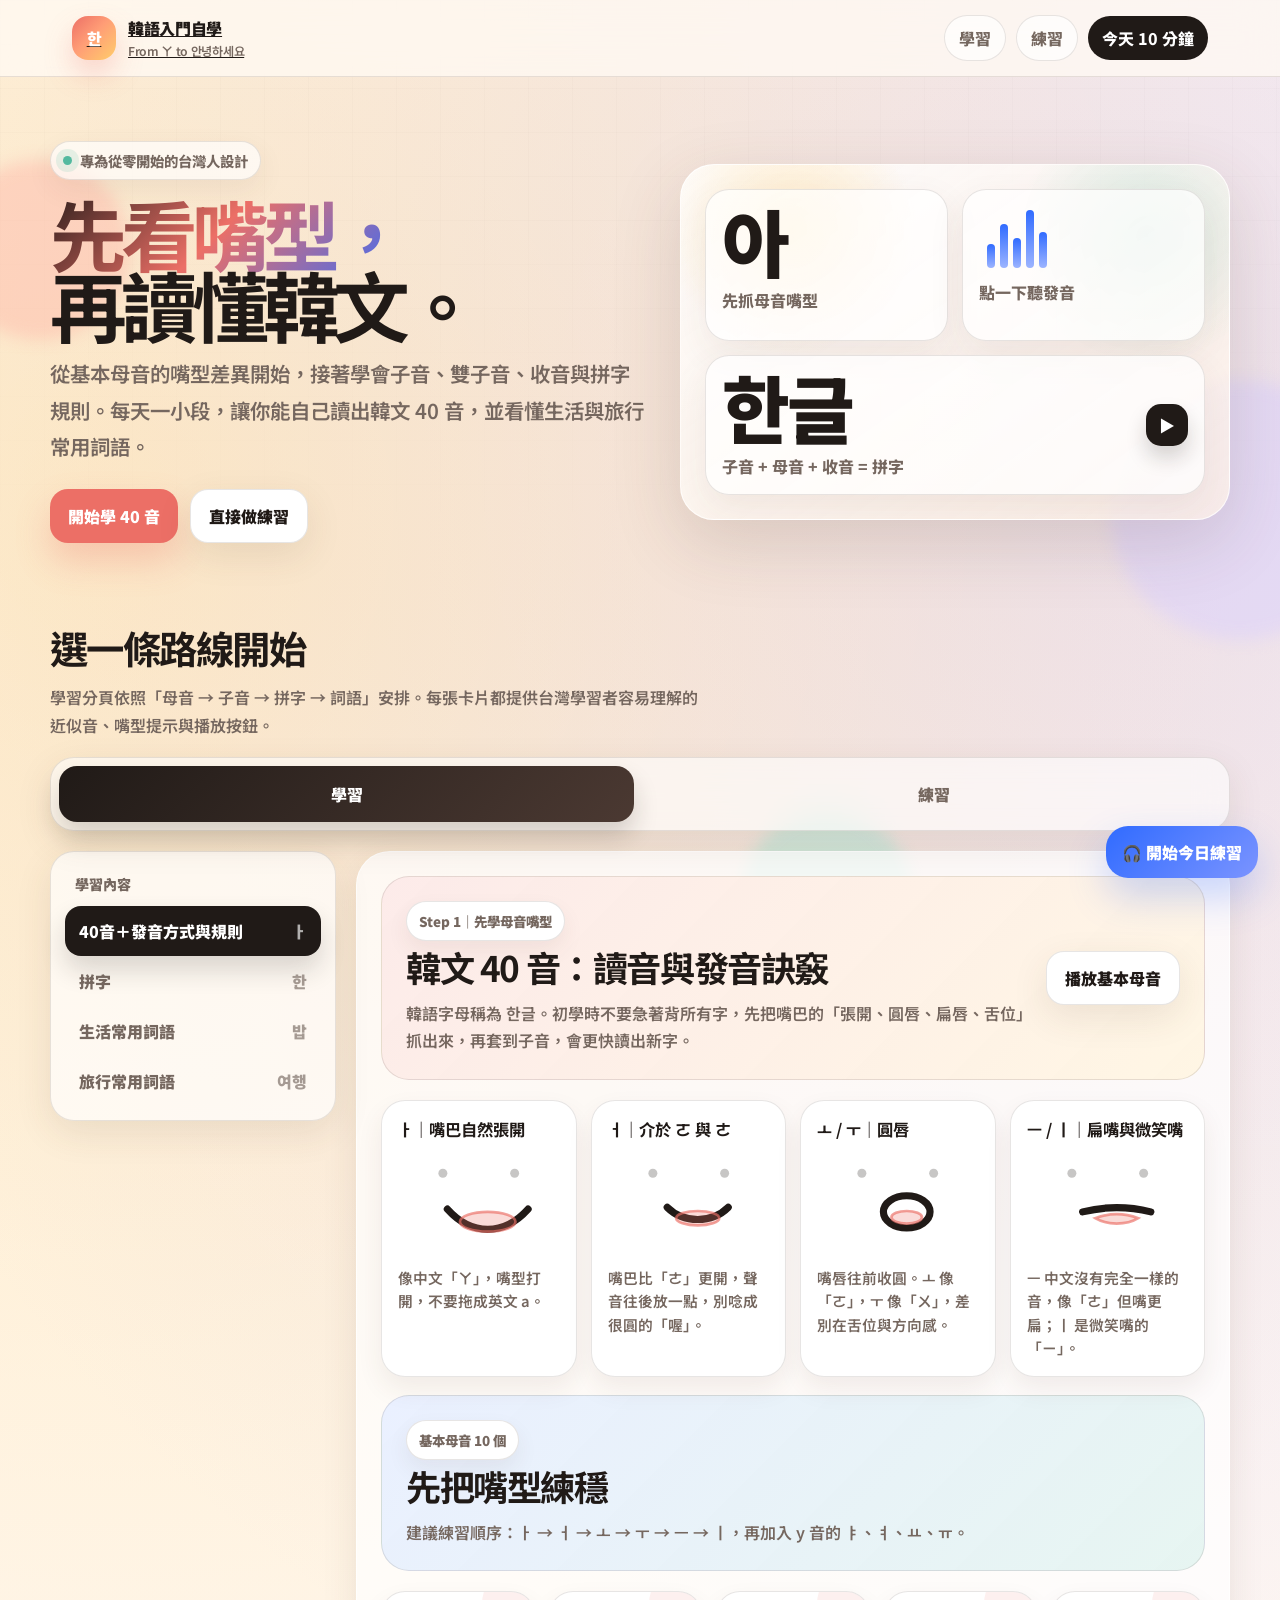
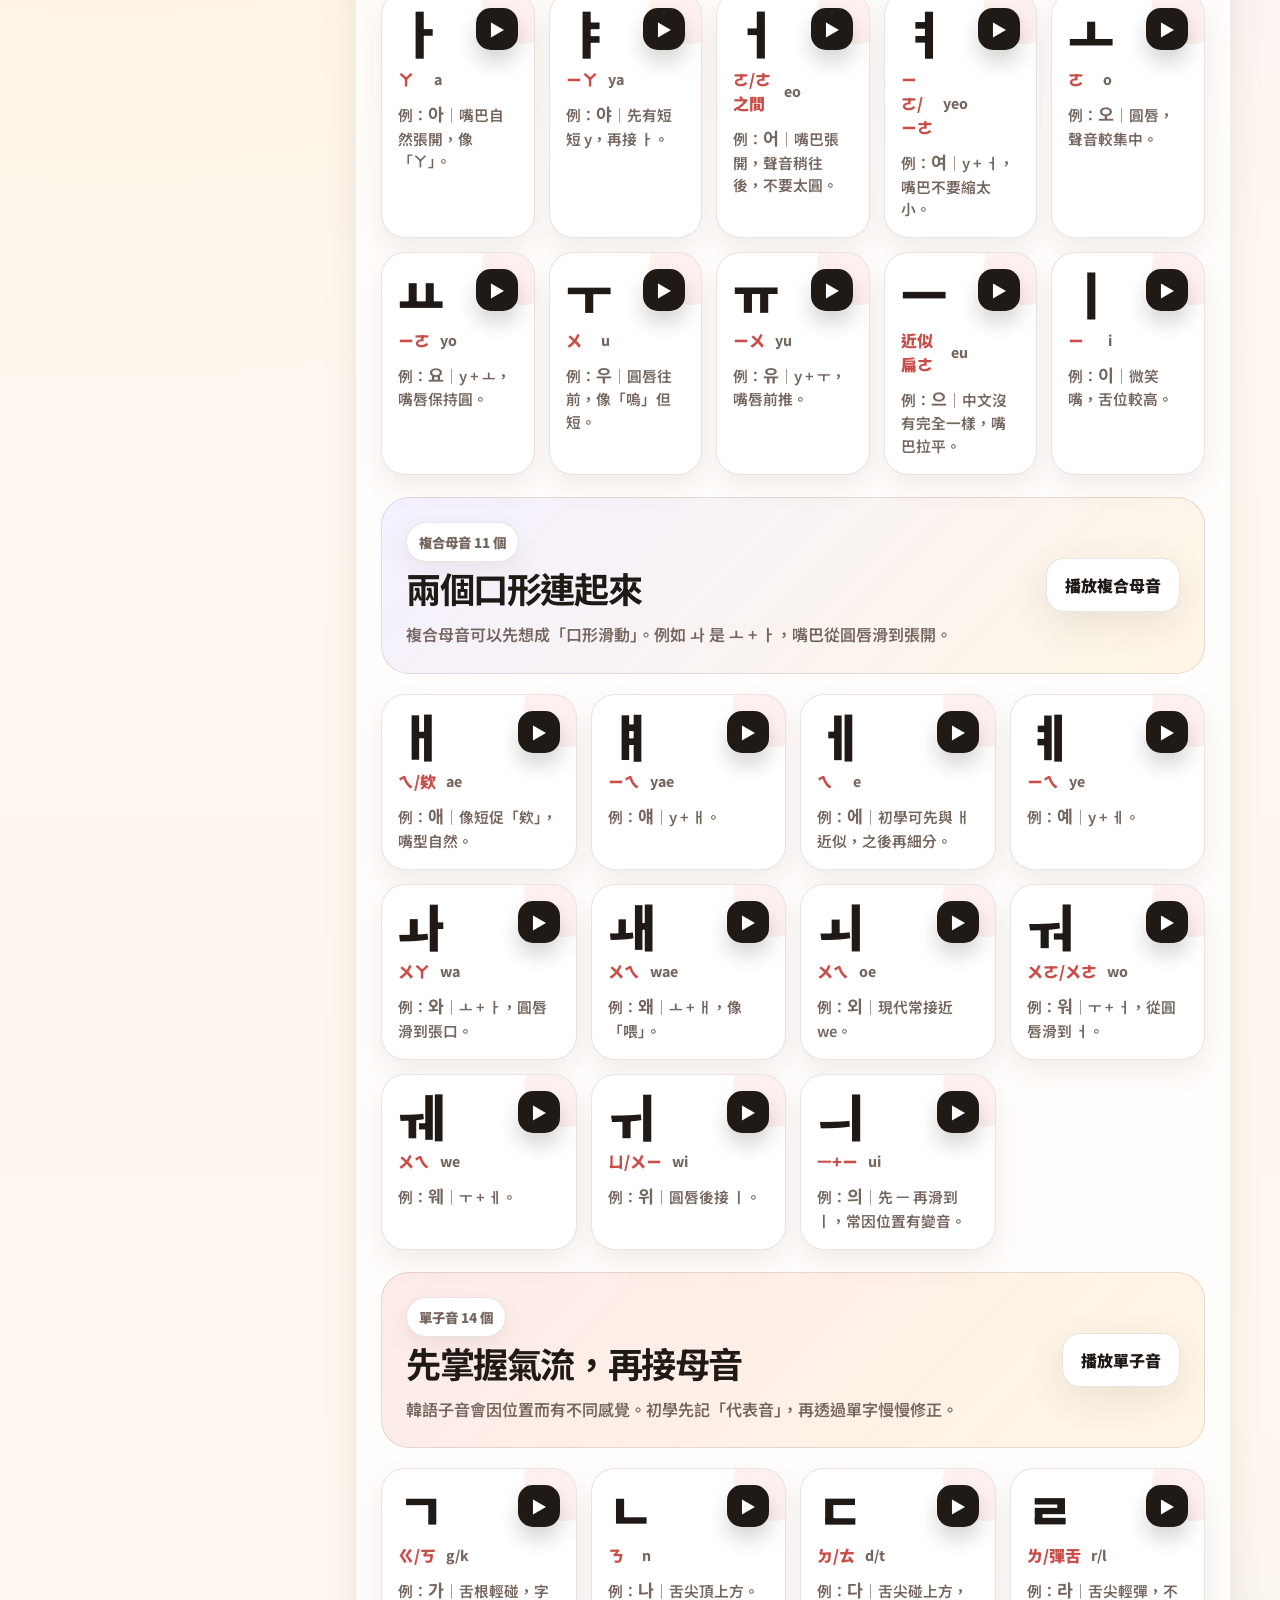
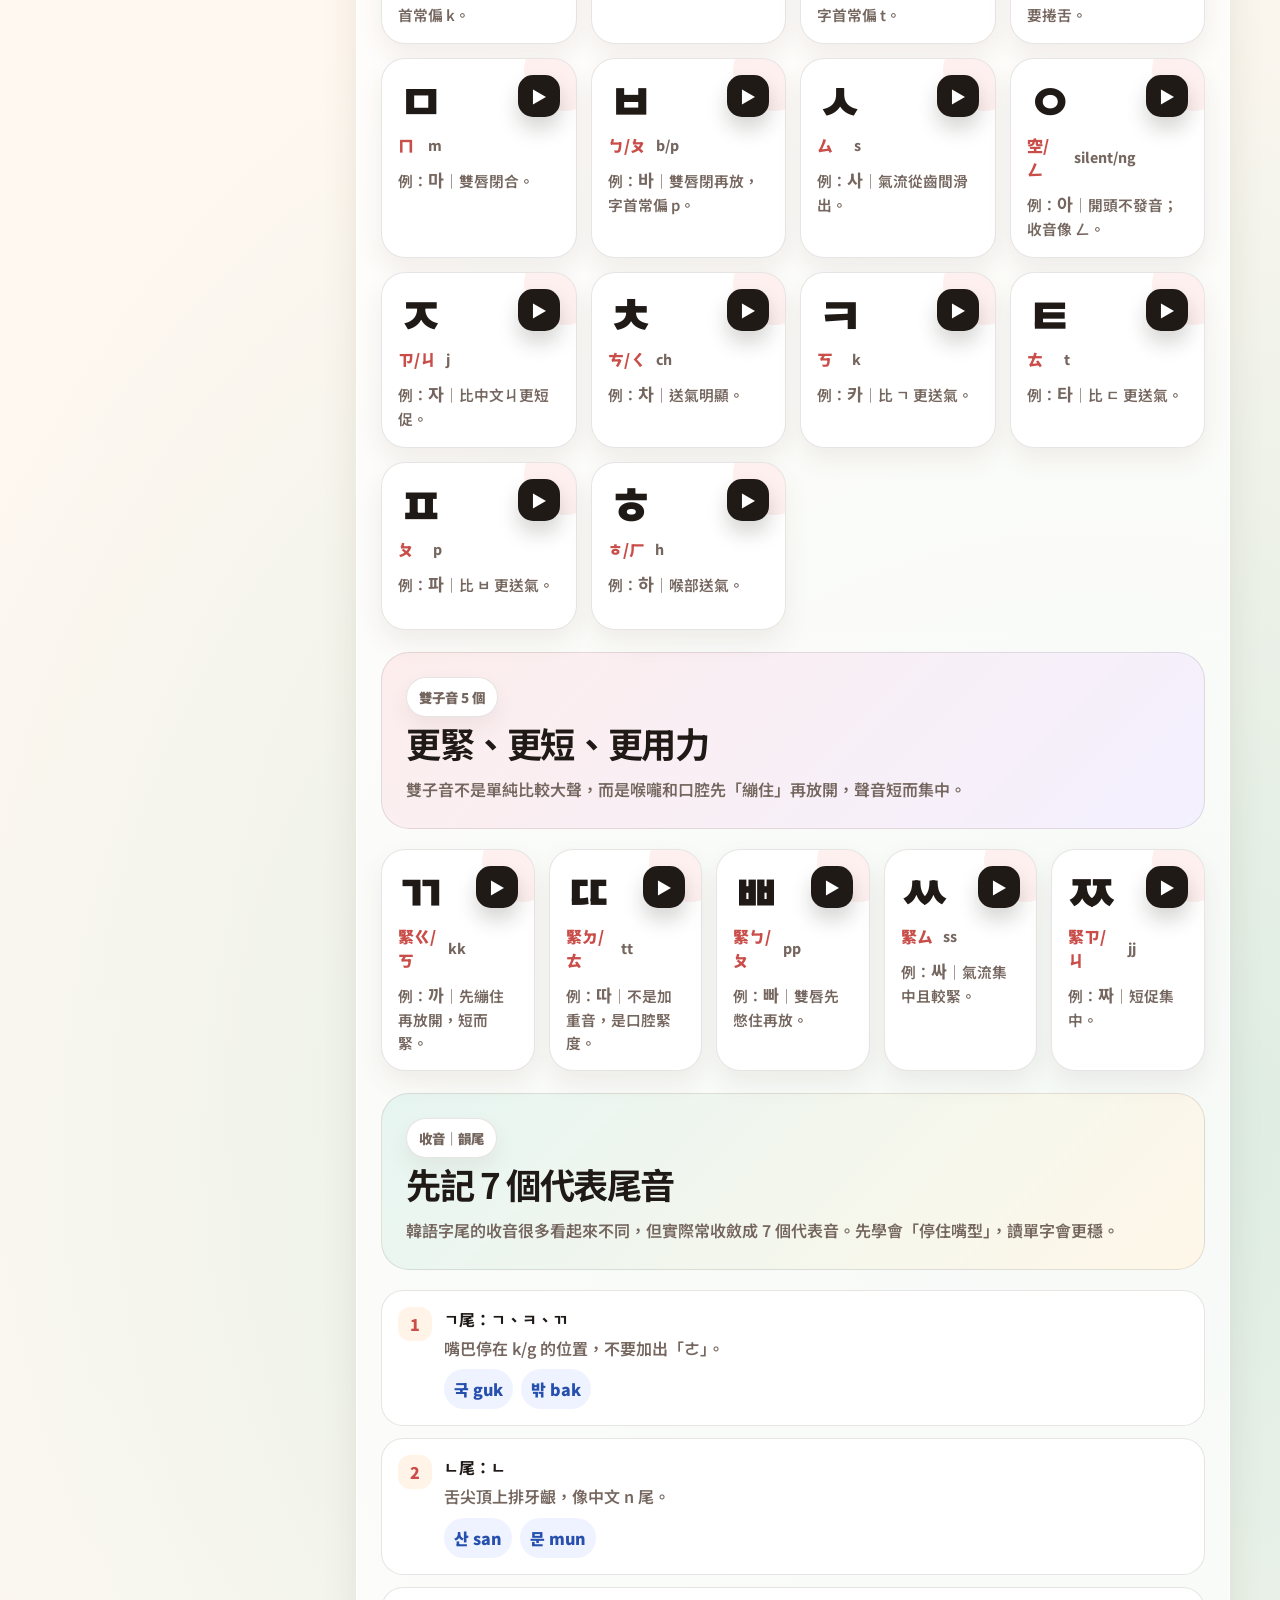
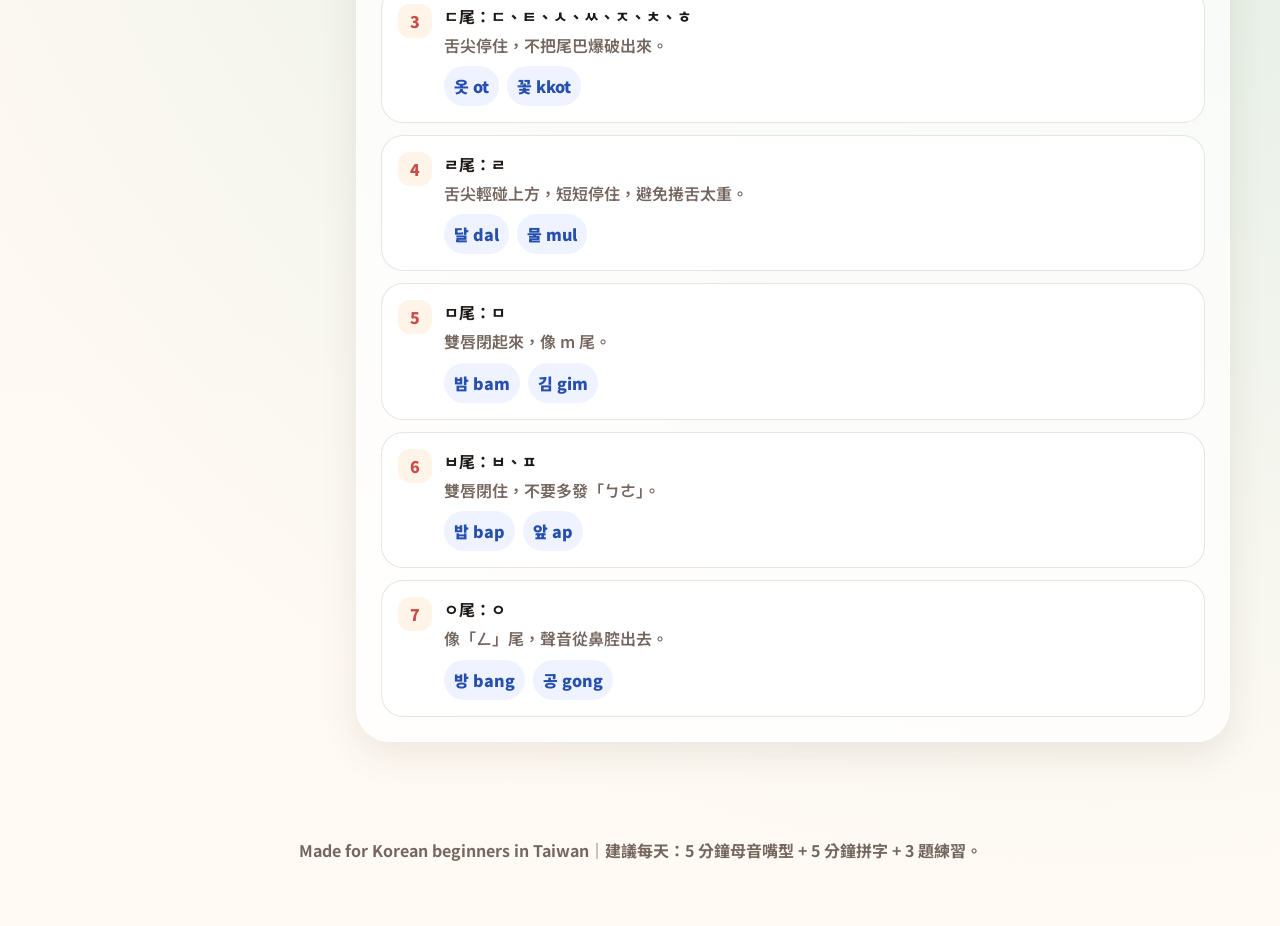
<file: leanring.html>
<!doctype html>
<html lang="zh-Hant">
<head>
  <meta charset="utf-8" />
  <meta name="viewport" content="width=device-width, initial-scale=1" />
  <title>韓語 40 音入門｜Korean Learning</title>
  <meta name="description" content="專為台灣初學者設計的高質感韓語自學網站：從母音嘴型、子音、收音到生活與旅行常用語，搭配互動練習快速上手。" />
  <link rel="preconnect" href="https://fonts.googleapis.com">
  <link rel="preconnect" href="https://fonts.gstatic.com" crossorigin>
  <link href="https://fonts.googleapis.com/css2?family=Noto+Sans+KR:wght@400;500;700;900&family=Noto+Sans+TC:wght@400;500;700;900&display=swap" rel="stylesheet">
  <style>
    :root {
      --bg: #fffaf4;
      --bg-soft: #fff4e7;
      --ink: #201a17;
      --muted: #75675f;
      --line: rgba(63, 42, 33, .12);
      --card: rgba(255, 255, 255, .76);
      --card-strong: #ffffff;
      --primary: #ec6f66;
      --primary-dark: #c94d48;
      --accent: #306bff;
      --mint: #53b99f;
      --butter: #ffcd6b;
      --lavender: #a890ff;
      --shadow: 0 22px 70px rgba(83, 57, 43, .16);
      --shadow-soft: 0 12px 36px rgba(83, 57, 43, .10);
      --radius-xl: 34px;
      --radius-lg: 24px;
      --radius-md: 18px;
      --max: 1180px;
    }

    * { box-sizing: border-box; }
    html { scroll-behavior: smooth; }
    body {
      margin: 0;
      font-family: "Noto Sans TC", "Noto Sans KR", system-ui, -apple-system, BlinkMacSystemFont, sans-serif;
      color: var(--ink);
      background:
        radial-gradient(circle at 9% 9%, rgba(255, 205, 107, .34), transparent 28%),
        radial-gradient(circle at 88% 8%, rgba(168, 144, 255, .23), transparent 26%),
        radial-gradient(circle at 86% 76%, rgba(83, 185, 159, .20), transparent 30%),
        linear-gradient(180deg, #fffaf4 0%, #fff7ef 45%, #fffaf4 100%);
      min-height: 100vh;
      overflow-x: hidden;
    }

    body::before {
      content: "";
      position: fixed;
      inset: 0;
      pointer-events: none;
      opacity: .38;
      background-image:
        linear-gradient(rgba(32,26,23,.055) 1px, transparent 1px),
        linear-gradient(90deg, rgba(32,26,23,.055) 1px, transparent 1px);
      background-size: 44px 44px;
      mask-image: linear-gradient(to bottom, rgba(0,0,0,.85), transparent 72%);
      z-index: -2;
    }

    .orb {
      position: fixed;
      border-radius: 999px;
      filter: blur(8px);
      opacity: .45;
      z-index: -1;
      animation: float 10s ease-in-out infinite;
    }
    .orb.one { width: 180px; height: 180px; background: #ffb6a8; left: -50px; top: 160px; }
    .orb.two { width: 260px; height: 260px; background: #d8ceff; right: -90px; top: 380px; animation-delay: -3s; }
    .orb.three { width: 170px; height: 170px; background: #a9e6d6; left: 58%; bottom: -80px; animation-delay: -6s; }
    @keyframes float {
      0%, 100% { transform: translate3d(0, 0, 0) scale(1); }
      50% { transform: translate3d(14px, -20px, 0) scale(1.06); }
    }

    a { color: inherit; }
    button, input, select { font: inherit; }
    button { cursor: pointer; }

    .shell { max-width: var(--max); margin: 0 auto; padding: 0 22px; }

    .topbar {
      position: sticky;
      top: 0;
      z-index: 30;
      backdrop-filter: blur(18px);
      background: rgba(255, 250, 244, .76);
      border-bottom: 1px solid var(--line);
    }
    .nav {
      display: flex;
      align-items: center;
      justify-content: space-between;
      gap: 16px;
      min-height: 76px;
    }
    .brand {
      display: flex;
      align-items: center;
      gap: 12px;
      font-weight: 900;
      letter-spacing: -.02em;
    }
    .logo {
      width: 44px;
      height: 44px;
      display: grid;
      place-items: center;
      color: #fff;
      border-radius: 16px;
      background: linear-gradient(135deg, var(--primary), #ff9d76 45%, var(--butter));
      box-shadow: 0 14px 28px rgba(236, 111, 102, .26);
      font-family: "Noto Sans KR", sans-serif;
      font-weight: 900;
    }
    .brand small {
      display: block;
      color: var(--muted);
      font-weight: 600;
      font-size: .76rem;
      margin-top: 2px;
    }
    .nav-actions {
      display: flex;
      align-items: center;
      gap: 10px;
      flex-wrap: wrap;
      justify-content: flex-end;
    }
    .pill-btn {
      border: 1px solid var(--line);
      background: rgba(255,255,255,.68);
      padding: 10px 14px;
      border-radius: 999px;
      color: var(--muted);
      font-weight: 800;
      transition: .22s ease;
    }
    .pill-btn:hover { transform: translateY(-2px); box-shadow: var(--shadow-soft); color: var(--ink); }
    .pill-btn.primary { border: 0; color: #fff; background: var(--ink); }

    .hero {
      display: grid;
      grid-template-columns: minmax(0, 1.04fr) minmax(320px, .96fr);
      gap: 34px;
      align-items: center;
      padding: 64px 0 30px;
    }
    .eyebrow {
      display: inline-flex;
      align-items: center;
      gap: 8px;
      padding: 8px 12px;
      border: 1px solid var(--line);
      border-radius: 999px;
      background: rgba(255,255,255,.68);
      color: var(--muted);
      font-weight: 800;
      font-size: .9rem;
      box-shadow: 0 10px 28px rgba(83,57,43,.07);
    }
    .spark { width: 9px; height: 9px; border-radius: 99px; background: var(--mint); box-shadow: 0 0 0 7px rgba(83,185,159,.14); }
    h1 {
      margin: 18px 0 16px;
      font-size: clamp(2.55rem, 6vw, 5.7rem);
      line-height: .92;
      letter-spacing: -.08em;
      max-width: 860px;
    }
    .grad-text {
      background: linear-gradient(135deg, #201a17 0%, #ec6f66 48%, #306bff 100%);
      -webkit-background-clip: text;
      background-clip: text;
      color: transparent;
    }
    .hero p.lead {
      margin: 0;
      max-width: 720px;
      color: var(--muted);
      font-size: clamp(1.05rem, 2vw, 1.28rem);
      line-height: 1.78;
      font-weight: 600;
    }
    .hero-actions { display: flex; gap: 12px; flex-wrap: wrap; margin-top: 24px; }
    .cta {
      border: 0;
      border-radius: 18px;
      padding: 14px 18px;
      font-weight: 900;
      background: var(--primary);
      color: #fff;
      box-shadow: 0 18px 34px rgba(236, 111, 102, .28);
      transition: .22s ease;
    }
    .cta:hover { transform: translateY(-3px) scale(1.01); background: var(--primary-dark); }
    .cta.secondary { background: #fff; color: var(--ink); border: 1px solid var(--line); box-shadow: var(--shadow-soft); }

    .hero-card {
      position: relative;
      padding: 24px;
      border: 1px solid rgba(255,255,255,.72);
      border-radius: var(--radius-xl);
      background: linear-gradient(145deg, rgba(255,255,255,.88), rgba(255,242,229,.72));
      box-shadow: var(--shadow);
      overflow: hidden;
    }
    .hero-card::before {
      content: "";
      position: absolute;
      inset: 0;
      background:
        radial-gradient(circle at 20% 18%, rgba(255,205,107,.34), transparent 24%),
        radial-gradient(circle at 85% 20%, rgba(83,185,159,.22), transparent 24%);
      pointer-events: none;
    }
    .hero-grid { position: relative; display: grid; grid-template-columns: 1fr 1fr; gap: 14px; }
    .mini-card {
      min-height: 152px;
      padding: 16px;
      border: 1px solid var(--line);
      border-radius: 24px;
      background: rgba(255,255,255,.72);
      box-shadow: 0 14px 36px rgba(83,57,43,.08);
      transition: transform .25s ease;
    }
    .mini-card:hover { transform: translateY(-4px) rotate(-.4deg); }
    .mini-card.wide { grid-column: span 2; min-height: 120px; display: flex; align-items: center; justify-content: space-between; gap: 16px; }
    .hangul-big {
      font-family: "Noto Sans KR", sans-serif;
      font-weight: 900;
      font-size: 4.6rem;
      line-height: .95;
      letter-spacing: -.04em;
    }
    .mini-card .label { color: var(--muted); font-weight: 800; margin-top: 12px; }
    .sound-wave { display: flex; align-items: end; gap: 5px; height: 62px; padding: 0 8px; }
    .sound-wave span {
      width: 8px;
      border-radius: 999px;
      background: linear-gradient(180deg, var(--accent), #9cb4ff);
      animation: pulseBar 1.2s ease-in-out infinite;
    }
    .sound-wave span:nth-child(1) { height: 24px; }
    .sound-wave span:nth-child(2) { height: 44px; animation-delay: -.2s; }
    .sound-wave span:nth-child(3) { height: 30px; animation-delay: -.4s; }
    .sound-wave span:nth-child(4) { height: 58px; animation-delay: -.6s; }
    .sound-wave span:nth-child(5) { height: 36px; animation-delay: -.8s; }
    @keyframes pulseBar { 50% { transform: scaleY(.55); opacity: .55; } }

    .section { padding: 46px 0; }
    .section-head {
      display: flex;
      align-items: end;
      justify-content: space-between;
      gap: 18px;
      margin-bottom: 18px;
    }
    .section h2 {
      margin: 0;
      font-size: clamp(1.75rem, 3vw, 2.8rem);
      letter-spacing: -.04em;
    }
    .section-head p { margin: 8px 0 0; color: var(--muted); line-height: 1.75; font-weight: 600; max-width: 660px; }

    .tabs {
      display: grid;
      grid-template-columns: 1fr 1fr;
      gap: 12px;
      padding: 8px;
      border: 1px solid var(--line);
      border-radius: 24px;
      background: rgba(255,255,255,.58);
      box-shadow: var(--shadow-soft);
      position: sticky;
      top: 86px;
      z-index: 20;
      backdrop-filter: blur(16px);
    }
    .tab {
      border: 0;
      padding: 16px 18px;
      border-radius: 18px;
      color: var(--muted);
      background: transparent;
      font-weight: 900;
      transition: .22s ease;
    }
    .tab.active {
      color: #fff;
      background: linear-gradient(135deg, var(--ink), #4b3932);
      box-shadow: 0 14px 24px rgba(32,26,23,.18);
    }

    .panel { display: none; animation: fadeUp .36s ease both; }
    .panel.active { display: block; }
    @keyframes fadeUp { from { opacity: 0; transform: translateY(10px); } to { opacity: 1; transform: translateY(0); } }

    .layout {
      display: grid;
      grid-template-columns: 286px minmax(0, 1fr);
      gap: 20px;
      align-items: start;
      margin-top: 20px;
    }
    .side {
      position: sticky;
      top: 166px;
      padding: 14px;
      border: 1px solid var(--line);
      border-radius: var(--radius-lg);
      background: rgba(255,255,255,.68);
      box-shadow: var(--shadow-soft);
      backdrop-filter: blur(18px);
    }
    .side-title { padding: 8px 10px 12px; color: var(--muted); font-weight: 900; font-size: .88rem; }
    .menu-btn {
      width: 100%;
      border: 0;
      text-align: left;
      padding: 13px 14px;
      border-radius: 16px;
      background: transparent;
      color: var(--muted);
      font-weight: 900;
      display: flex;
      justify-content: space-between;
      gap: 12px;
      transition: .2s ease;
    }
    .menu-btn:hover { background: rgba(236,111,102,.09); color: var(--ink); }
    .menu-btn.active { background: var(--ink); color: #fff; box-shadow: 0 14px 26px rgba(32,26,23,.16); }
    .menu-btn span:last-child { opacity: .65; font-family: "Noto Sans KR", sans-serif; }

    .content-card {
      border: 1px solid rgba(255,255,255,.72);
      border-radius: var(--radius-xl);
      background: rgba(255,255,255,.72);
      box-shadow: var(--shadow-soft);
      overflow: hidden;
    }
    .module { display: none; padding: 24px; }
    .module.active { display: block; animation: fadeUp .3s ease both; }

    .lesson-banner {
      display: grid;
      grid-template-columns: minmax(0, 1fr) auto;
      gap: 18px;
      align-items: center;
      padding: 24px;
      border-radius: 28px;
      background:
        linear-gradient(135deg, rgba(236,111,102,.14), rgba(255,205,107,.18)),
        #fff;
      border: 1px solid var(--line);
      margin-bottom: 20px;
    }
    .lesson-banner h3 { margin: 0; font-size: clamp(1.45rem, 3vw, 2.2rem); letter-spacing: -.04em; }
    .lesson-banner p { margin: 8px 0 0; color: var(--muted); line-height: 1.72; font-weight: 600; }
    .badge {
      display: inline-flex;
      align-items: center;
      gap: 8px;
      padding: 9px 12px;
      background: #fff;
      border: 1px solid var(--line);
      border-radius: 999px;
      color: var(--muted);
      font-weight: 900;
      font-size: .84rem;
      box-shadow: 0 10px 22px rgba(83,57,43,.07);
    }

    .grid { display: grid; gap: 14px; }
    .grid.cards { grid-template-columns: repeat(5, minmax(0, 1fr)); }
    .grid.cards.compound { grid-template-columns: repeat(4, minmax(0, 1fr)); }
    .grid.two { grid-template-columns: repeat(2, minmax(0, 1fr)); }
    .grid.three { grid-template-columns: repeat(3, minmax(0, 1fr)); }
    .sound-card {
      position: relative;
      isolation: isolate;
      min-height: 168px;
      padding: 16px;
      border: 1px solid var(--line);
      border-radius: 24px;
      background: #fff;
      overflow: hidden;
      box-shadow: 0 12px 26px rgba(83,57,43,.08);
      transition: .22s ease;
    }
    .sound-card::after {
      content: "";
      position: absolute;
      width: 80px;
      height: 80px;
      right: -28px;
      top: -28px;
      border-radius: 999px;
      background: rgba(236,111,102,.10);
      z-index: -1;
      transition: .22s ease;
    }
    .sound-card:hover { transform: translateY(-5px); box-shadow: var(--shadow-soft); }
    .sound-card:hover::after { transform: scale(1.28); background: rgba(48,107,255,.10); }
    .letter {
      font-family: "Noto Sans KR", sans-serif;
      font-size: 3.15rem;
      line-height: 1;
      font-weight: 900;
      letter-spacing: -.04em;
    }
    .sound-meta { display: flex; align-items: center; justify-content: space-between; gap: 10px; margin-top: 8px; }
    .zhuyin { font-weight: 900; color: var(--primary-dark); }
    .roman { color: var(--muted); font-weight: 800; font-size: .88rem; }
    .tip { margin-top: 10px; color: var(--muted); line-height: 1.55; font-weight: 600; font-size: .92rem; }
    .listen {
      border: 0;
      width: 42px;
      height: 42px;
      border-radius: 15px;
      background: var(--ink);
      color: #fff;
      box-shadow: 0 12px 20px rgba(32,26,23,.18);
      display: inline-grid;
      place-items: center;
      flex: 0 0 auto;
    }

    .mouth-row { display: grid; grid-template-columns: repeat(4, minmax(0, 1fr)); gap: 14px; margin-bottom: 18px; }
    .mouth-card {
      padding: 16px;
      border-radius: 24px;
      border: 1px solid var(--line);
      background: #fff;
      box-shadow: 0 12px 26px rgba(83,57,43,.08);
      min-height: 220px;
    }
    .mouth-card h4 { margin: 0 0 8px; font-size: 1.02rem; }
    .mouth-card p { margin: 0; color: var(--muted); line-height: 1.6; font-weight: 600; font-size: .92rem; }
    .mouth-svg { width: 100%; height: 94px; margin: 6px 0 12px; overflow: visible; }
    .mouth-line { fill: none; stroke: #201a17; stroke-width: 8; stroke-linecap: round; }
    .tongue { fill: rgba(236,111,102,.25); stroke: rgba(236,111,102,.65); stroke-width: 3; }
    .face-dot { fill: #201a17; opacity: .25; }

    .rule-list { display: grid; gap: 12px; }
    .rule {
      display: grid;
      grid-template-columns: auto minmax(0,1fr);
      gap: 12px;
      align-items: start;
      padding: 16px;
      border: 1px solid var(--line);
      border-radius: 22px;
      background: #fff;
    }
    .rule-num {
      width: 34px;
      height: 34px;
      border-radius: 12px;
      display: grid;
      place-items: center;
      background: var(--bg-soft);
      color: var(--primary-dark);
      font-weight: 900;
    }
    .rule strong { display: block; margin-bottom: 4px; }
    .rule p { margin: 0; color: var(--muted); line-height: 1.65; font-weight: 600; }
    .example-chip {
      display: inline-flex;
      align-items: center;
      gap: 7px;
      margin: 8px 8px 0 0;
      padding: 8px 10px;
      border-radius: 999px;
      background: rgba(48,107,255,.08);
      color: #264fae;
      font-weight: 900;
      font-family: "Noto Sans KR", "Noto Sans TC", sans-serif;
    }

    .builder {
      display: grid;
      grid-template-columns: 1fr 1fr 1fr;
      gap: 14px;
      margin-top: 16px;
    }
    .pick-box {
      padding: 16px;
      border: 1px solid var(--line);
      border-radius: 24px;
      background: #fff;
    }
    .pick-box h4 { margin: 0 0 12px; }
    .pick-buttons { display: flex; flex-wrap: wrap; gap: 8px; }
    .pick {
      border: 1px solid var(--line);
      border-radius: 13px;
      background: #fff8f0;
      padding: 8px 10px;
      font-family: "Noto Sans KR", sans-serif;
      font-weight: 900;
      min-width: 42px;
      transition: .18s ease;
    }
    .pick.active { background: var(--ink); color: #fff; }
    .syllable-preview {
      grid-column: span 3;
      padding: 22px;
      border-radius: 28px;
      background: linear-gradient(135deg, #201a17, #4d3b34);
      color: #fff;
      display: grid;
      grid-template-columns: auto 1fr auto;
      gap: 18px;
      align-items: center;
    }
    .preview-letter { font-family: "Noto Sans KR", sans-serif; font-size: 5rem; line-height: .95; font-weight: 900; }
    .preview-text strong { display: block; font-size: 1.25rem; margin-bottom: 6px; }
    .preview-text span { color: rgba(255,255,255,.72); line-height: 1.6; }

    .word-card {
      padding: 18px;
      border: 1px solid var(--line);
      border-radius: 24px;
      background: #fff;
      box-shadow: 0 12px 26px rgba(83,57,43,.08);
      min-height: 160px;
      display: flex;
      flex-direction: column;
      justify-content: space-between;
    }
    .word-ko {
      font-family: "Noto Sans KR", sans-serif;
      font-weight: 900;
      font-size: 2rem;
      letter-spacing: -.03em;
    }
    .word-tw { font-weight: 900; margin-top: 4px; }
    .word-note { color: var(--muted); font-weight: 600; line-height: 1.58; font-size: .9rem; margin-top: 8px; }
    .word-actions { display: flex; gap: 8px; align-items: center; justify-content: space-between; margin-top: 12px; }

    .practice-box {
      padding: 24px;
      border-radius: var(--radius-xl);
      border: 1px solid var(--line);
      background:
        radial-gradient(circle at 100% 0%, rgba(255,205,107,.2), transparent 25%),
        #fff;
      box-shadow: var(--shadow-soft);
    }
    .practice-top {
      display: grid;
      grid-template-columns: minmax(0,1fr) auto;
      gap: 16px;
      align-items: center;
      margin-bottom: 18px;
    }
    .practice-top h3 { margin: 0; font-size: clamp(1.4rem, 3vw, 2.1rem); letter-spacing: -.04em; }
    .practice-top p { margin: 8px 0 0; color: var(--muted); line-height: 1.7; font-weight: 600; }
    .quiz-card {
      border-radius: 28px;
      padding: 22px;
      border: 1px solid var(--line);
      background: linear-gradient(145deg, rgba(255,250,244,.92), #fff);
    }
    .quiz-question {
      display: flex;
      align-items: center;
      justify-content: space-between;
      gap: 12px;
      margin-bottom: 16px;
    }
    .quiz-title { font-size: 1.15rem; font-weight: 900; }
    .quiz-prompt {
      margin: 0 0 16px;
      font-size: clamp(1.65rem, 4vw, 3rem);
      font-weight: 900;
      letter-spacing: -.04em;
    }
    .options { display: grid; grid-template-columns: repeat(2, minmax(0,1fr)); gap: 12px; }
    .option {
      border: 1px solid var(--line);
      border-radius: 20px;
      padding: 16px;
      background: #fff;
      text-align: left;
      font-weight: 900;
      transition: .18s ease;
      min-height: 70px;
    }
    .option:hover { transform: translateY(-2px); box-shadow: var(--shadow-soft); }
    .option.correct { border-color: rgba(83,185,159,.6); background: rgba(83,185,159,.14); }
    .option.wrong { border-color: rgba(236,111,102,.6); background: rgba(236,111,102,.12); }
    .feedback {
      min-height: 44px;
      margin-top: 14px;
      padding: 12px 14px;
      border-radius: 18px;
      background: rgba(32,26,23,.05);
      color: var(--muted);
      font-weight: 800;
      line-height: 1.55;
    }
    .progress {
      display: flex;
      gap: 10px;
      flex-wrap: wrap;
      margin-top: 16px;
    }
    .stat {
      padding: 10px 12px;
      border-radius: 999px;
      background: rgba(255,255,255,.72);
      border: 1px solid var(--line);
      color: var(--muted);
      font-weight: 900;
    }

    .footer {
      padding: 34px 0 48px;
      color: var(--muted);
      text-align: center;
      font-weight: 700;
    }

    .floating-practice {
      position: fixed;
      right: 22px;
      bottom: 22px;
      z-index: 40;
      border: 0;
      border-radius: 22px;
      padding: 14px 16px;
      color: #fff;
      background: linear-gradient(135deg, var(--accent), #7b94ff);
      box-shadow: 0 18px 38px rgba(48,107,255,.25);
      font-weight: 900;
      display: flex;
      align-items: center;
      gap: 9px;
    }

    @media (max-width: 980px) {
      .hero { grid-template-columns: 1fr; padding-top: 42px; }
      .hero-card { order: -1; }
      .layout { grid-template-columns: 1fr; }
      .side { position: relative; top: auto; display: grid; grid-template-columns: repeat(2, minmax(0,1fr)); gap: 8px; }
      .side-title { grid-column: 1 / -1; }
      .grid.cards, .grid.cards.compound { grid-template-columns: repeat(3, minmax(0,1fr)); }
      .mouth-row { grid-template-columns: repeat(2, minmax(0, 1fr)); }
      .builder { grid-template-columns: 1fr; }
      .syllable-preview { grid-column: span 1; grid-template-columns: 1fr; text-align: center; }
      .grid.three { grid-template-columns: repeat(2, minmax(0,1fr)); }
    }
    @media (max-width: 640px) {
      .shell { padding: 0 14px; }
      .nav { min-height: 68px; }
      .brand small { display: none; }
      .nav-actions .pill-btn:not(.primary) { display: none; }
      .tabs { top: 70px; grid-template-columns: 1fr; }
      .section { padding: 34px 0; }
      .module { padding: 14px; }
      .lesson-banner, .practice-top { grid-template-columns: 1fr; }
      .grid.cards, .grid.cards.compound, .grid.two, .grid.three, .mouth-row, .options { grid-template-columns: 1fr; }
      .side { grid-template-columns: 1fr; }
      .hero-grid { grid-template-columns: 1fr; }
      .mini-card.wide { grid-column: span 1; flex-direction: column; align-items: flex-start; }
      .floating-practice { left: 14px; right: 14px; justify-content: center; }
    }
  </style>
</head>
<body>
  <div class="orb one"></div>
  <div class="orb two"></div>
  <div class="orb three"></div>

  <header class="topbar">
    <div class="shell nav">
      <a class="brand" href="#top" aria-label="回到首頁">
        <span class="logo">한</span>
        <span>韓語入門自學<small>From ㄚ to 안녕하세요</small></span>
      </a>
      <nav class="nav-actions" aria-label="主要導覽">
        <button class="pill-btn" data-jump="learn">學習</button>
        <button class="pill-btn" data-jump="practice">練習</button>
        <button class="pill-btn primary" data-jump="vowels">今天 10 分鐘</button>
      </nav>
    </div>
  </header>

  <main id="top">
    <section class="shell hero">
      <div>
        <div class="eyebrow"><span class="spark"></span> 專為從零開始的台灣人設計</div>
        <h1><span class="grad-text">先看嘴型，</span><br>再讀懂韓文。</h1>
        <p class="lead">從基本母音的嘴型差異開始，接著學會子音、雙子音、收音與拼字規則。每天一小段，讓你能自己讀出韓文 40 音，並看懂生活與旅行常用詞語。</p>
        <div class="hero-actions">
          <button class="cta" data-jump="learn">開始學 40 音</button>
          <button class="cta secondary" data-jump="practice">直接做練習</button>
        </div>
      </div>
      <aside class="hero-card" aria-label="韓語學習特色卡片">
        <div class="hero-grid">
          <div class="mini-card">
            <div class="hangul-big">아</div>
            <div class="label">先抓母音嘴型</div>
          </div>
          <div class="mini-card">
            <div class="sound-wave" aria-hidden="true"><span></span><span></span><span></span><span></span><span></span></div>
            <div class="label">點一下聽發音</div>
          </div>
          <div class="mini-card wide">
            <div>
              <div class="hangul-big">한글</div>
              <div class="label">子音 + 母音 + 收音 = 拼字</div>
            </div>
            <button class="listen" data-speak="한글" aria-label="播放 한글">▶</button>
          </div>
        </div>
      </aside>
    </section>

    <section class="shell section" id="learn">
      <div class="section-head">
        <div>
          <h2>選一條路線開始</h2>
          <p>學習分頁依照「母音 → 子音 → 拼字 → 詞語」安排。每張卡片都提供台灣學習者容易理解的近似音、嘴型提示與播放按鈕。</p>
        </div>
      </div>

      <div class="tabs" role="tablist" aria-label="學習與練習分頁">
        <button class="tab active" data-panel="learnPanel" role="tab" aria-selected="true">學習</button>
        <button class="tab" data-panel="practicePanel" role="tab" aria-selected="false">練習</button>
      </div>

      <div id="learnPanel" class="panel active">
        <div class="layout">
          <aside class="side" aria-label="學習內容選單">
            <div class="side-title">學習內容</div>
            <button class="menu-btn active" data-module="vowels"><span>40音＋發音方式與規則</span><span>ㅏ</span></button>
            <button class="menu-btn" data-module="spelling"><span>拼字</span><span>한</span></button>
            <button class="menu-btn" data-module="daily"><span>生活常用詞語</span><span>밥</span></button>
            <button class="menu-btn" data-module="travel"><span>旅行常用詞語</span><span>여행</span></button>
          </aside>

          <div class="content-card">
            <section class="module active" id="vowels">
              <div class="lesson-banner">
                <div>
                  <span class="badge">Step 1｜先學母音嘴型</span>
                  <h3>韓文 40 音：讀音與發音訣竅</h3>
                  <p>韓語字母稱為 한글。初學時不要急著背所有字，先把嘴巴的「張開、圓唇、扁唇、舌位」抓出來，再套到子音，會更快讀出新字。</p>
                </div>
                <button class="cta secondary" data-play-group="basicVowels">播放基本母音</button>
              </div>

              <div class="mouth-row">
                <article class="mouth-card">
                  <h4>ㅏ｜嘴巴自然張開</h4>
                  <svg class="mouth-svg" viewBox="0 0 180 100" aria-hidden="true"><circle class="face-dot" cx="50" cy="18" r="5"/><circle class="face-dot" cx="130" cy="18" r="5"/><path class="mouth-line" d="M55 58 C82 88, 118 88, 145 58"/><ellipse class="tongue" cx="100" cy="72" rx="31" ry="11"/></svg>
                  <p>像中文「ㄚ」，嘴型打開，不要拖成英文 a。</p>
                </article>
                <article class="mouth-card">
                  <h4>ㅓ｜介於 ㄛ 與 ㄜ</h4>
                  <svg class="mouth-svg" viewBox="0 0 180 100" aria-hidden="true"><circle class="face-dot" cx="50" cy="18" r="5"/><circle class="face-dot" cx="130" cy="18" r="5"/><path class="mouth-line" d="M66 56 C84 74, 116 74, 134 56"/><ellipse class="tongue" cx="100" cy="68" rx="24" ry="8"/></svg>
                  <p>嘴巴比「ㄜ」更開，聲音往後放一點，別唸成很圓的「喔」。</p>
                </article>
                <article class="mouth-card">
                  <h4>ㅗ / ㅜ｜圓唇</h4>
                  <svg class="mouth-svg" viewBox="0 0 180 100" aria-hidden="true"><circle class="face-dot" cx="50" cy="18" r="5"/><circle class="face-dot" cx="130" cy="18" r="5"/><ellipse class="mouth-line" cx="100" cy="61" rx="26" ry="18"/><ellipse class="tongue" cx="100" cy="67" rx="17" ry="7"/></svg>
                  <p>嘴唇往前收圓。ㅗ 像「ㄛ」，ㅜ 像「ㄨ」，差別在舌位與方向感。</p>
                </article>
                <article class="mouth-card">
                  <h4>ㅡ / ㅣ｜扁嘴與微笑嘴</h4>
                  <svg class="mouth-svg" viewBox="0 0 180 100" aria-hidden="true"><circle class="face-dot" cx="50" cy="18" r="5"/><circle class="face-dot" cx="130" cy="18" r="5"/><path class="mouth-line" d="M62 61 C86 55, 114 55, 138 61"/><path class="tongue" d="M76 68 C92 62, 108 62, 124 68 C111 76, 89 76, 76 68Z"/></svg>
                  <p>ㅡ 中文沒有完全一樣的音，像「ㄜ」但嘴更扁；ㅣ 是微笑嘴的「ㄧ」。</p>
                </article>
              </div>

              <div class="lesson-banner" style="background:linear-gradient(135deg,rgba(48,107,255,.10),rgba(83,185,159,.14)),#fff;">
                <div>
                  <span class="badge">基本母音 10 個</span>
                  <h3>先把嘴型練穩</h3>
                  <p>建議練習順序：ㅏ → ㅓ → ㅗ → ㅜ → ㅡ → ㅣ，再加入 y 音的 ㅑ、ㅕ、ㅛ、ㅠ。</p>
                </div>
              </div>
              <div class="grid cards" id="basicVowelsGrid"></div>

              <div class="lesson-banner" style="margin-top:22px;background:linear-gradient(135deg,rgba(168,144,255,.13),rgba(255,205,107,.18)),#fff;">
                <div>
                  <span class="badge">複合母音 11 個</span>
                  <h3>兩個口形連起來</h3>
                  <p>複合母音可以先想成「口形滑動」。例如 ㅘ 是 ㅗ + ㅏ，嘴巴從圓唇滑到張開。</p>
                </div>
                <button class="cta secondary" data-play-group="compoundVowels">播放複合母音</button>
              </div>
              <div class="grid cards compound" id="compoundVowelsGrid"></div>

              <div class="lesson-banner" style="margin-top:22px;">
                <div>
                  <span class="badge">單子音 14 個</span>
                  <h3>先掌握氣流，再接母音</h3>
                  <p>韓語子音會因位置而有不同感覺。初學先記「代表音」，再透過單字慢慢修正。</p>
                </div>
                <button class="cta secondary" data-play-group="consonants">播放單子音</button>
              </div>
              <div class="grid cards compound" id="consonantsGrid"></div>

              <div class="lesson-banner" style="margin-top:22px;background:linear-gradient(135deg,rgba(236,111,102,.12),rgba(168,144,255,.13)),#fff;">
                <div>
                  <span class="badge">雙子音 5 個</span>
                  <h3>更緊、更短、更用力</h3>
                  <p>雙子音不是單純比較大聲，而是喉嚨和口腔先「繃住」再放開，聲音短而集中。</p>
                </div>
              </div>
              <div class="grid cards" id="doubleConsonantsGrid"></div>

              <div class="lesson-banner" style="margin-top:22px;background:linear-gradient(135deg,rgba(83,185,159,.14),rgba(255,205,107,.15)),#fff;">
                <div>
                  <span class="badge">收音｜韻尾</span>
                  <h3>先記 7 個代表尾音</h3>
                  <p>韓語字尾的收音很多看起來不同，但實際常收斂成 7 個代表音。先學會「停住嘴型」，讀單字會更穩。</p>
                </div>
              </div>
              <div class="rule-list">
                <div class="rule"><div class="rule-num">1</div><div><strong>ㄱ尾：ㄱ、ㅋ、ㄲ</strong><p>嘴巴停在 k/g 的位置，不要加出「ㄜ」。</p><span class="example-chip">국 guk</span><span class="example-chip">밖 bak</span></div></div>
                <div class="rule"><div class="rule-num">2</div><div><strong>ㄴ尾：ㄴ</strong><p>舌尖頂上排牙齦，像中文 n 尾。</p><span class="example-chip">산 san</span><span class="example-chip">문 mun</span></div></div>
                <div class="rule"><div class="rule-num">3</div><div><strong>ㄷ尾：ㄷ、ㅌ、ㅅ、ㅆ、ㅈ、ㅊ、ㅎ</strong><p>舌尖停住，不把尾巴爆破出來。</p><span class="example-chip">옷 ot</span><span class="example-chip">꽃 kkot</span></div></div>
                <div class="rule"><div class="rule-num">4</div><div><strong>ㄹ尾：ㄹ</strong><p>舌尖輕碰上方，短短停住，避免捲舌太重。</p><span class="example-chip">달 dal</span><span class="example-chip">물 mul</span></div></div>
                <div class="rule"><div class="rule-num">5</div><div><strong>ㅁ尾：ㅁ</strong><p>雙唇閉起來，像 m 尾。</p><span class="example-chip">밤 bam</span><span class="example-chip">김 gim</span></div></div>
                <div class="rule"><div class="rule-num">6</div><div><strong>ㅂ尾：ㅂ、ㅍ</strong><p>雙唇閉住，不要多發「ㄅㄜ」。</p><span class="example-chip">밥 bap</span><span class="example-chip">앞 ap</span></div></div>
                <div class="rule"><div class="rule-num">7</div><div><strong>ㅇ尾：ㅇ</strong><p>像「ㄥ」尾，聲音從鼻腔出去。</p><span class="example-chip">방 bang</span><span class="example-chip">공 gong</span></div></div>
              </div>
            </section>

            <section class="module" id="spelling">
              <div class="lesson-banner">
                <div>
                  <span class="badge">Step 2｜拼字規則</span>
                  <h3>韓文不是一個字母排到底，而是「組成一格」</h3>
                  <p>每個韓文字看起來像一個方塊，其實是由子音、母音，有時再加上收音組成。先掌握格子方向，就能自己拼出很多字。</p>
                </div>
              </div>
              <div class="rule-list">
                <div class="rule"><div class="rule-num">1</div><div><strong>子音 + 直式母音：左右排</strong><p>ㅏ、ㅑ、ㅓ、ㅕ、ㅣ 這類母音寫在右邊。</p><span class="example-chip">ㄱ + ㅏ = 가</span><span class="example-chip">ㄴ + ㅓ = 너</span></div></div>
                <div class="rule"><div class="rule-num">2</div><div><strong>子音 + 橫式母音：上下排</strong><p>ㅗ、ㅛ、ㅜ、ㅠ、ㅡ 這類母音寫在下面。</p><span class="example-chip">ㄱ + ㅗ = 고</span><span class="example-chip">ㅁ + ㅜ = 무</span></div></div>
                <div class="rule"><div class="rule-num">3</div><div><strong>子音 + 母音 + 收音：尾音放最下面</strong><p>收音是字尾的閉合動作，放在整個方塊下方。</p><span class="example-chip">ㅎ + ㅏ + ㄴ = 한</span><span class="example-chip">ㅂ + ㅏ + ㅂ = 밥</span></div></div>
                <div class="rule"><div class="rule-num">4</div><div><strong>ㅇ 在開頭常是「空位」</strong><p>韓文字一定要有子音位置。當字以母音開頭，前面會放 ㅇ，但開頭不發音。</p><span class="example-chip">ㅇ + ㅏ = 아</span><span class="example-chip">ㅇ + ㅗ = 오</span></div></div>
              </div>

              <div class="lesson-banner" style="margin-top:22px;background:linear-gradient(135deg,rgba(48,107,255,.10),rgba(255,205,107,.18)),#fff;">
                <div>
                  <span class="badge">互動拼字器</span>
                  <h3>點選字母，立即組成韓文字</h3>
                  <p>先選子音與母音，再選收音。沒有收音時選「無」。播放按鈕可以聽合成後的字。</p>
                </div>
              </div>
              <div class="builder">
                <div class="pick-box"><h4>子音</h4><div class="pick-buttons" id="initialPicker"></div></div>
                <div class="pick-box"><h4>母音</h4><div class="pick-buttons" id="vowelPicker"></div></div>
                <div class="pick-box"><h4>收音</h4><div class="pick-buttons" id="finalPicker"></div></div>
                <div class="syllable-preview">
                  <div class="preview-letter" id="syllableOutput">한</div>
                  <div class="preview-text"><strong id="syllableFormula">ㅎ + ㅏ + ㄴ</strong><span>請觀察：母音決定左右或上下，收音永遠落在方塊底部。</span></div>
                  <button class="listen" id="speakSyllable" aria-label="播放拼字結果">▶</button>
                </div>
              </div>
            </section>

            <section class="module" id="daily">
              <div class="lesson-banner">
                <div>
                  <span class="badge">Step 3｜生活常用詞語</span>
                  <h3>把 40 音放進每天會用的話</h3>
                  <p>先從短詞開始，練習看字讀音。看到韓文時，請先拆字母，再聽一次確認節奏。</p>
                </div>
                <button class="cta secondary" data-play-group="dailyWords">播放生活詞</button>
              </div>
              <div class="grid three" id="dailyWordsGrid"></div>
            </section>

            <section class="module" id="travel">
              <div class="lesson-banner">
                <div>
                  <span class="badge">Step 4｜旅行常用詞語</span>
                  <h3>去韓國前最有感的一組字</h3>
                  <p>用旅行情境練讀音：交通、點餐、購物、問路。先會讀，之後再慢慢擴充句型。</p>
                </div>
                <button class="cta secondary" data-play-group="travelWords">播放旅行詞</button>
              </div>
              <div class="grid three" id="travelWordsGrid"></div>
            </section>
          </div>
        </div>
      </div>

      <div id="practicePanel" class="panel">
        <div class="layout" id="practice">
          <aside class="side" aria-label="練習項目選單">
            <div class="side-title">練習項目</div>
            <button class="menu-btn active" data-quiz="soundLetter"><span>聽音選字</span><span>아</span></button>
            <button class="menu-btn" data-quiz="soundWord"><span>聽音選詞</span><span>밥</span></button>
            <button class="menu-btn" data-quiz="zhToKo"><span>中文選韓文</span><span>台→한</span></button>
          </aside>
          <div class="practice-box">
            <div class="practice-top">
              <div>
                <span class="badge">Daily Drill｜每天 3 題也有效</span>
                <h3 id="quizHeading">聽音選字</h3>
                <p id="quizIntro">按下播放後，從四個選項中選出你聽到的韓文字母。手機或電腦若有韓語語音，會自動播放。</p>
              </div>
              <button class="cta" id="newQuestion">下一題</button>
            </div>
            <div class="quiz-card">
              <div class="quiz-question">
                <div class="quiz-title" id="quizModeLabel">請聽音並選字</div>
                <button class="listen" id="playQuestion" aria-label="播放題目">▶</button>
              </div>
              <p class="quiz-prompt" id="quizPrompt">準備好了嗎？</p>
              <div class="options" id="options"></div>
              <div class="feedback" id="feedback">選擇練習項目後，按「下一題」開始。</div>
              <div class="progress">
                <div class="stat">答對：<span id="score">0</span></div>
                <div class="stat">題數：<span id="total">0</span></div>
                <div class="stat">正確率：<span id="rate">0%</span></div>
              </div>
            </div>
          </div>
        </div>
      </div>
    </section>
  </main>

  <button class="floating-practice" data-jump="practice">🎧 開始今日練習</button>

  <footer class="shell footer">
    <p>Made for Korean beginners in Taiwan｜建議每天：5 分鐘母音嘴型 + 5 分鐘拼字 + 3 題練習。</p>
  </footer>

  <script>
    const $ = (selector, root = document) => root.querySelector(selector);
    const $$ = (selector, root = document) => [...root.querySelectorAll(selector)];

    const basicVowels = [
      {k:'ㅏ', sample:'아', z:'ㄚ', r:'a', tip:'嘴巴自然張開，像「ㄚ」。'},
      {k:'ㅑ', sample:'야', z:'ㄧㄚ', r:'ya', tip:'先有短短 y，再接 ㅏ。'},
      {k:'ㅓ', sample:'어', z:'ㄛ/ㄜ之間', r:'eo', tip:'嘴巴張開，聲音稍往後，不要太圓。'},
      {k:'ㅕ', sample:'여', z:'ㄧㄛ/ㄧㄜ', r:'yeo', tip:'y + ㅓ，嘴巴不要縮太小。'},
      {k:'ㅗ', sample:'오', z:'ㄛ', r:'o', tip:'圓唇，聲音較集中。'},
      {k:'ㅛ', sample:'요', z:'ㄧㄛ', r:'yo', tip:'y + ㅗ，嘴唇保持圓。'},
      {k:'ㅜ', sample:'우', z:'ㄨ', r:'u', tip:'圓唇往前，像「嗚」但短。'},
      {k:'ㅠ', sample:'유', z:'ㄧㄨ', r:'yu', tip:'y + ㅜ，嘴唇前推。'},
      {k:'ㅡ', sample:'으', z:'近似扁ㄜ', r:'eu', tip:'中文沒有完全一樣，嘴巴拉平。'},
      {k:'ㅣ', sample:'이', z:'ㄧ', r:'i', tip:'微笑嘴，舌位較高。'}
    ];
    const compoundVowels = [
      {k:'ㅐ', sample:'애', z:'ㄟ/欸', r:'ae', tip:'像短促「欸」，嘴型自然。'},
      {k:'ㅒ', sample:'얘', z:'ㄧㄟ', r:'yae', tip:'y + ㅐ。'},
      {k:'ㅔ', sample:'에', z:'ㄟ', r:'e', tip:'初學可先與 ㅐ 近似，之後再細分。'},
      {k:'ㅖ', sample:'예', z:'ㄧㄟ', r:'ye', tip:'y + ㅔ。'},
      {k:'ㅘ', sample:'와', z:'ㄨㄚ', r:'wa', tip:'ㅗ + ㅏ，圓唇滑到張口。'},
      {k:'ㅙ', sample:'왜', z:'ㄨㄟ', r:'wae', tip:'ㅗ + ㅐ，像「喂」。'},
      {k:'ㅚ', sample:'외', z:'ㄨㄟ', r:'oe', tip:'現代常接近 we。'},
      {k:'ㅝ', sample:'워', z:'ㄨㄛ/ㄨㄜ', r:'wo', tip:'ㅜ + ㅓ，從圓唇滑到 ㅓ。'},
      {k:'ㅞ', sample:'웨', z:'ㄨㄟ', r:'we', tip:'ㅜ + ㅔ。'},
      {k:'ㅟ', sample:'위', z:'ㄩ/ㄨㄧ', r:'wi', tip:'圓唇後接 ㅣ。'},
      {k:'ㅢ', sample:'의', z:'ㅡ+ㄧ', r:'ui', tip:'先 ㅡ 再滑到 ㅣ，常因位置有變音。'}
    ];
    const consonants = [
      {k:'ㄱ', sample:'가', z:'ㄍ/ㄎ', r:'g/k', tip:'舌根輕碰，字首常偏 k。'},
      {k:'ㄴ', sample:'나', z:'ㄋ', r:'n', tip:'舌尖頂上方。'},
      {k:'ㄷ', sample:'다', z:'ㄉ/ㄊ', r:'d/t', tip:'舌尖碰上方，字首常偏 t。'},
      {k:'ㄹ', sample:'라', z:'ㄌ/彈舌', r:'r/l', tip:'舌尖輕彈，不要捲舌。'},
      {k:'ㅁ', sample:'마', z:'ㄇ', r:'m', tip:'雙唇閉合。'},
      {k:'ㅂ', sample:'바', z:'ㄅ/ㄆ', r:'b/p', tip:'雙唇閉再放，字首常偏 p。'},
      {k:'ㅅ', sample:'사', z:'ㄙ', r:'s', tip:'氣流從齒間滑出。'},
      {k:'ㅇ', sample:'아', z:'空/ㄥ', r:'silent/ng', tip:'開頭不發音；收音像 ㄥ。'},
      {k:'ㅈ', sample:'자', z:'ㄗ/ㄐ', r:'j', tip:'比中文ㄐ更短促。'},
      {k:'ㅊ', sample:'차', z:'ㄘ/ㄑ', r:'ch', tip:'送氣明顯。'},
      {k:'ㅋ', sample:'카', z:'ㄎ', r:'k', tip:'比 ㄱ 更送氣。'},
      {k:'ㅌ', sample:'타', z:'ㄊ', r:'t', tip:'比 ㄷ 更送氣。'},
      {k:'ㅍ', sample:'파', z:'ㄆ', r:'p', tip:'比 ㅂ 更送氣。'},
      {k:'ㅎ', sample:'하', z:'ㅎ/ㄏ', r:'h', tip:'喉部送氣。'}
    ];
    const doubleConsonants = [
      {k:'ㄲ', sample:'까', z:'緊ㄍ/ㄎ', r:'kk', tip:'先繃住再放開，短而緊。'},
      {k:'ㄸ', sample:'따', z:'緊ㄉ/ㄊ', r:'tt', tip:'不是加重音，是口腔緊度。'},
      {k:'ㅃ', sample:'빠', z:'緊ㄅ/ㄆ', r:'pp', tip:'雙唇先憋住再放。'},
      {k:'ㅆ', sample:'싸', z:'緊ㄙ', r:'ss', tip:'氣流集中且較緊。'},
      {k:'ㅉ', sample:'짜', z:'緊ㄗ/ㄐ', r:'jj', tip:'短促集中。'}
    ];

    const dailyWords = [
      {ko:'안녕하세요', tw:'你好', note:'最常用問候。可先拆成 안-녕-하-세-요。'},
      {ko:'감사합니다', tw:'謝謝', note:'正式禮貌說法。'},
      {ko:'네', tw:'是／好的', note:'日常回應很常見。'},
      {ko:'아니요', tw:'不是／不用', note:'禮貌否定。'},
      {ko:'물', tw:'水', note:'有 ㄹ 收音，舌尖停住。'},
      {ko:'밥', tw:'飯', note:'ㅂ 收音雙唇閉住，不多加音。'},
      {ko:'커피', tw:'咖啡', note:'在韓國咖啡店超常見。'},
      {ko:'친구', tw:'朋友', note:'練 ㅊ 送氣與 ㄱ。'},
      {ko:'학교', tw:'學校', note:'ㅎ + ㄱ 的組合。'}
    ];
    const travelWords = [
      {ko:'공항', tw:'機場', note:'兩個 ㅇ 收音，鼻音要收好。'},
      {ko:'지하철', tw:'地鐵', note:'서울 搭車必備字。'},
      {ko:'버스', tw:'公車', note:'ㅓ 嘴型要打開。'},
      {ko:'화장실', tw:'廁所', note:'旅行必背。'},
      {ko:'얼마예요?', tw:'多少錢？', note:'購物、點餐都能用。'},
      {ko:'주세요', tw:'請給我', note:'點餐購物萬用句尾。'},
      {ko:'맛있어요', tw:'好吃', note:'맛 的 ㅅ 是 ㄷ 收音。'},
      {ko:'계산해 주세요', tw:'請結帳', note:'餐廳結帳可用。'},
      {ko:'사진 찍어 주세요', tw:'請幫我拍照', note:'旅行友善句。'}
    ];

    const initials = ['ㄱ','ㄴ','ㄷ','ㄹ','ㅁ','ㅂ','ㅅ','ㅇ','ㅈ','ㅊ','ㅋ','ㅌ','ㅍ','ㅎ'];
    const vowels = ['ㅏ','ㅑ','ㅓ','ㅕ','ㅗ','ㅛ','ㅜ','ㅠ','ㅡ','ㅣ','ㅐ','ㅔ','ㅘ','ㅝ','ㅟ','ㅢ'];
    const finals = ['', 'ㄱ','ㄴ','ㄷ','ㄹ','ㅁ','ㅂ','ㅇ'];
    const initialIndex = {'ㄱ':0,'ㄲ':1,'ㄴ':2,'ㄷ':3,'ㄸ':4,'ㄹ':5,'ㅁ':6,'ㅂ':7,'ㅃ':8,'ㅅ':9,'ㅆ':10,'ㅇ':11,'ㅈ':12,'ㅉ':13,'ㅊ':14,'ㅋ':15,'ㅌ':16,'ㅍ':17,'ㅎ':18};
    const vowelIndex = {'ㅏ':0,'ㅐ':1,'ㅑ':2,'ㅒ':3,'ㅓ':4,'ㅔ':5,'ㅕ':6,'ㅖ':7,'ㅗ':8,'ㅘ':9,'ㅙ':10,'ㅚ':11,'ㅛ':12,'ㅜ':13,'ㅝ':14,'ㅞ':15,'ㅟ':16,'ㅠ':17,'ㅡ':18,'ㅢ':19,'ㅣ':20};
    const finalIndex = {'':0,'ㄱ':1,'ㄲ':2,'ㄳ':3,'ㄴ':4,'ㄵ':5,'ㄶ':6,'ㄷ':7,'ㄹ':8,'ㄺ':9,'ㄻ':10,'ㄼ':11,'ㄽ':12,'ㄾ':13,'ㄿ':14,'ㅀ':15,'ㅁ':16,'ㅂ':17,'ㅄ':18,'ㅅ':19,'ㅆ':20,'ㅇ':21,'ㅈ':22,'ㅊ':23,'ㅋ':24,'ㅌ':25,'ㅍ':26,'ㅎ':27};

    function makeSyllable(initial, vowel, final='') {
      const code = 0xAC00 + (initialIndex[initial] * 21 + vowelIndex[vowel]) * 28 + finalIndex[final];
      return String.fromCharCode(code);
    }

    function getKoreanVoice() {
      const voices = speechSynthesis.getVoices ? speechSynthesis.getVoices() : [];
      return voices.find(v => v.lang && v.lang.toLowerCase().startsWith('ko')) || voices.find(v => /korean|한국|한국어/i.test(v.name)) || null;
    }
    function speak(text, slow = false) {
      if (!('speechSynthesis' in window)) {
        alert('這台裝置目前不支援語音播放。');
        return;
      }
      speechSynthesis.cancel();
      const utter = new SpeechSynthesisUtterance(text);
      utter.lang = 'ko-KR';
      utter.rate = slow ? .72 : .82;
      utter.pitch = 1.03;
      const voice = getKoreanVoice();
      if (voice) utter.voice = voice;
      speechSynthesis.speak(utter);
    }
    if ('speechSynthesis' in window) speechSynthesis.onvoiceschanged = () => getKoreanVoice();

    function soundCard(item) {
      return `<article class="sound-card">
        <div style="display:flex;justify-content:space-between;gap:10px;align-items:flex-start;">
          <div><div class="letter">${item.k}</div><div class="sound-meta"><span class="zhuyin">${item.z}</span><span class="roman">${item.r}</span></div></div>
          <button class="listen" data-speak="${item.sample}" aria-label="播放 ${item.k}">▶</button>
        </div>
        <div class="tip">例：<strong style="font-family:'Noto Sans KR';font-size:1.08rem;">${item.sample}</strong>｜${item.tip}</div>
      </article>`;
    }
    function wordCard(item) {
      return `<article class="word-card">
        <div><div class="word-ko">${item.ko}</div><div class="word-tw">${item.tw}</div><div class="word-note">${item.note}</div></div>
        <div class="word-actions"><span class="roman">點播放練耳朵</span><button class="listen" data-speak="${item.ko}" aria-label="播放 ${item.ko}">▶</button></div>
      </article>`;
    }

    $('#basicVowelsGrid').innerHTML = basicVowels.map(soundCard).join('');
    $('#compoundVowelsGrid').innerHTML = compoundVowels.map(soundCard).join('');
    $('#consonantsGrid').innerHTML = consonants.map(soundCard).join('');
    $('#doubleConsonantsGrid').innerHTML = doubleConsonants.map(soundCard).join('');
    $('#dailyWordsGrid').innerHTML = dailyWords.map(wordCard).join('');
    $('#travelWordsGrid').innerHTML = travelWords.map(wordCard).join('');

    document.addEventListener('click', (e) => {
      const speakBtn = e.target.closest('[data-speak]');
      if (speakBtn) speak(speakBtn.dataset.speak, true);

      const groupBtn = e.target.closest('[data-play-group]');
      if (groupBtn) {
        const map = { basicVowels, compoundVowels, consonants, dailyWords, travelWords };
        const group = map[groupBtn.dataset.playGroup] || [];
        speak(group.map(x => x.sample || x.ko).join('。'), true);
      }

      const jumpBtn = e.target.closest('[data-jump]');
      if (jumpBtn) {
        const target = jumpBtn.dataset.jump;
        if (target === 'practice') activatePanel('practicePanel');
        if (target === 'learn' || target === 'vowels') activatePanel('learnPanel');
        const node = target === 'vowels' ? $('#learn') : $('#' + target);
        if (node) node.scrollIntoView({ behavior:'smooth', block:'start' });
      }
    });

    function activatePanel(panelId) {
      $$('.tab').forEach(t => {
        const active = t.dataset.panel === panelId;
        t.classList.toggle('active', active);
        t.setAttribute('aria-selected', active ? 'true' : 'false');
      });
      $$('.panel').forEach(p => p.classList.toggle('active', p.id === panelId));
    }
    $$('.tab').forEach(btn => btn.addEventListener('click', () => activatePanel(btn.dataset.panel)));

    $$('#learnPanel .menu-btn').forEach(btn => btn.addEventListener('click', () => {
      $$('#learnPanel .menu-btn').forEach(b => b.classList.remove('active'));
      btn.classList.add('active');
      $$('#learnPanel .module').forEach(m => m.classList.toggle('active', m.id === btn.dataset.module));
    }));

    let selected = {initial:'ㅎ', vowel:'ㅏ', final:'ㄴ'};
    function renderPicker(id, items, key, labeler = x => x || '無') {
      $(id).innerHTML = items.map(item => `<button class="pick ${selected[key]===item?'active':''}" data-pick-key="${key}" data-pick-value="${item}">${labeler(item)}</button>`).join('');
    }
    function renderBuilder() {
      renderPicker('#initialPicker', initials, 'initial');
      renderPicker('#vowelPicker', vowels, 'vowel');
      renderPicker('#finalPicker', finals, 'final');
      const syllable = makeSyllable(selected.initial, selected.vowel, selected.final);
      $('#syllableOutput').textContent = syllable;
      $('#syllableFormula').textContent = `${selected.initial} + ${selected.vowel}${selected.final ? ' + ' + selected.final : ' + 無收音'}`;
    }
    renderBuilder();
    document.addEventListener('click', (e) => {
      const pick = e.target.closest('[data-pick-key]');
      if (!pick) return;
      selected[pick.dataset.pickKey] = pick.dataset.pickValue;
      renderBuilder();
    });
    $('#speakSyllable').addEventListener('click', () => speak($('#syllableOutput').textContent, true));

    const quizData = {
      soundLetter: [...basicVowels, ...compoundVowels, ...consonants, ...doubleConsonants].map(x => ({answer:x.sample, show:x.k, label:x.z, speak:x.sample, hint:`${x.k}｜${x.z}｜${x.tip}`})),
      soundWord: [...dailyWords, ...travelWords].map(x => ({answer:x.ko, show:x.ko, label:x.tw, speak:x.ko, hint:`${x.ko}＝${x.tw}｜${x.note}`})),
      zhToKo: [...dailyWords, ...travelWords].map(x => ({answer:x.ko, show:x.ko, label:x.tw, speak:x.ko, hint:`${x.tw} 的韓文是 ${x.ko}`}))
    };
    const quizCopy = {
      soundLetter: {h:'聽音選字', intro:'按下播放後，從四個選項中選出你聽到的韓文字母。', mode:'請聽音並選字'},
      soundWord: {h:'聽音選詞', intro:'聽韓語詞語後，選出正確的韓文。', mode:'請聽音並選詞'},
      zhToKo: {h:'中文選韓文', intro:'看中文意思，選出對應的韓文。', mode:'請看中文並選韓文'}
    };
    let quizMode = 'soundLetter';
    let current = null;
    let score = 0;
    let total = 0;

    function shuffle(arr) { return [...arr].sort(() => Math.random() - .5); }
    function sampleOptions(pool, correct, n=4) {
      const others = shuffle(pool.filter(x => x.show !== correct.show)).slice(0, n-1);
      return shuffle([correct, ...others]);
    }
    function newQuestion() {
      const pool = quizData[quizMode];
      current = pool[Math.floor(Math.random() * pool.length)];
      const opts = sampleOptions(pool, current);
      $('#quizHeading').textContent = quizCopy[quizMode].h;
      $('#quizIntro').textContent = quizCopy[quizMode].intro;
      $('#quizModeLabel').textContent = quizCopy[quizMode].mode;
      $('#quizPrompt').textContent = quizMode === 'zhToKo' ? current.label : '請按 ▶ 聽題目';
      $('#options').innerHTML = opts.map(o => `<button class="option" data-answer="${o.show}"><span style="font-family:'Noto Sans KR';font-size:1.55rem;display:block;">${o.show}</span><span style="color:var(--muted);font-size:.92rem;">${quizMode === 'soundLetter' ? o.label : (quizMode === 'zhToKo' ? '選這個韓文' : o.label)}</span></button>`).join('');
      $('#feedback').textContent = quizMode === 'zhToKo' ? '請選出對應的韓文。' : '先聽，再選。可以重播。';
      if (quizMode !== 'zhToKo') setTimeout(() => speak(current.speak, true), 120);
    }
    function updateStats() {
      $('#score').textContent = score;
      $('#total').textContent = total;
      $('#rate').textContent = total ? Math.round(score / total * 100) + '%' : '0%';
    }
    $('#newQuestion').addEventListener('click', newQuestion);
    $('#playQuestion').addEventListener('click', () => {
      if (!current) newQuestion();
      else speak(current.speak, true);
    });
    $('#options').addEventListener('click', (e) => {
      const opt = e.target.closest('.option');
      if (!opt || !current || opt.disabled) return;
      total += 1;
      const ok = opt.dataset.answer === current.show;
      if (ok) score += 1;
      $$('.option', $('#options')).forEach(btn => {
        btn.disabled = true;
        if (btn.dataset.answer === current.show) btn.classList.add('correct');
      });
      if (!ok) opt.classList.add('wrong');
      $('#feedback').textContent = ok ? `答對！${current.hint}` : `差一點。正確答案是 ${current.show}。${current.hint}`;
      updateStats();
    });
    $$('#practicePanel .menu-btn').forEach(btn => btn.addEventListener('click', () => {
      $$('#practicePanel .menu-btn').forEach(b => b.classList.remove('active'));
      btn.classList.add('active');
      quizMode = btn.dataset.quiz;
      current = null;
      newQuestion();
    }));
    updateStats();
    newQuestion();
  </script>
</body>
</html>
</file>
